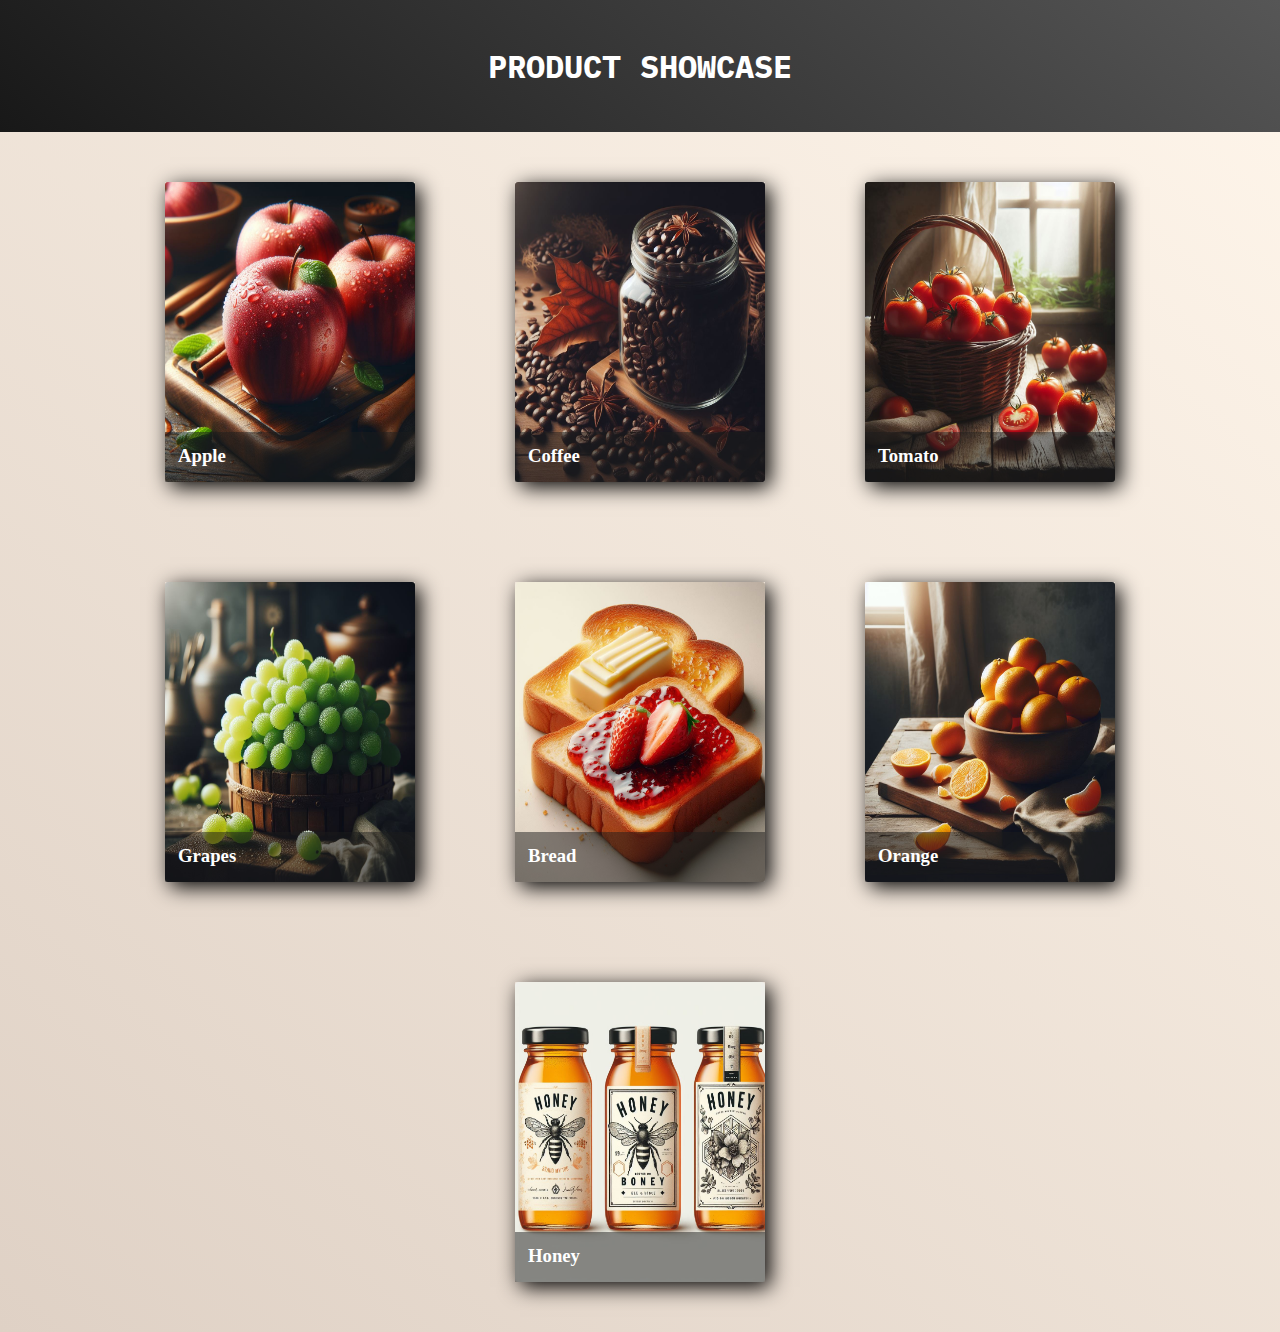
<file: index.html>
<!DOCTYPE html>
<html lang="en">

<head>
    <meta charset="UTF-8">
    <meta name="viewport" content="width=device-width, initial-scale=1.0">
    <link rel="stylesheet" href="styles.css">
    <link rel="preconnect" href="https://fonts.googleapis.com">
<link rel="preconnect" href="https://fonts.gstatic.com" crossorigin>
<link href="https://fonts.googleapis.com/css2?family=IBM+Plex+Mono:ital,wght@0,100;0,200;0,300;0,400;0,500;0,600;0,700;1,100;1,200;1,300;1,400;1,500;1,600;1,700&display=swap" rel="stylesheet">
    <title>Product Showcase</title>
</head>

<body>
    <header>
        <h1>PRODUCT SHOWCASE</h1>
        
    </header>
    <div class="container">
        <div class="card">
            <img src="apple.png" alt="Apple">
            <div class="content">
                <h3>Apple</h3>
                <p>
                    Fresh organic apples.
                </p>
            </div>
        </div>
        <div class="card">
            <img src="Cofee.png" alt="Coffee Beans">
            <div class="content">
                <h3>Coffee</h3>
                <p>
                    The berries harvested from species of Coffea plants.
                </p>
            </div>
        </div>
        <div class="card">
            <img src="Tomato.png" alt="Tomato">
            <div class="content">
                <h3>Tomato</h3>
                <p>
                    A juicy fruit, usually red, that looks like a big berry.
                </p>
            </div>
        </div>
        <div class="card">
            <img src="grapes.png" alt="Grapes">
            <div class="content">
                <h3>Grapes</h3>
                <p>
                    A grape is a fruit, botanically a berry.
                </p>
            </div>
        </div>
        <div class="card">
            <img src="Bread.png" alt="Bread">
            <div class="content">
                <h3>Bread</h3>
                <p>
                    Flour or meal that is moistened and sometimes fermented.
                </p>
            </div>
        </div>
        <div class="card">
            <img src="orange.png" alt="Orange">
            <div class="content">
                <h3>Orange</h3>
                <p>
                    Fruits with fragrant, leathery skin and juicy flesh.
                </p>
            </div>
        </div>
        <div class="card">
            <img src="Honey.png" alt="honey">
            <div class="content">
                <h3>Honey</h3>
                <p>
                    Pure organic honey harvested from local beehives.
                </p>
            </div>
        </div>
    </div>
</body>

</html>
</file>
<file: styles.css>
* {
    margin: 0px;
    padding: 0px;
    
}


body{
    background: linear-gradient(220.55deg, #FFF6EB 0%, #DFD1C5 100%);
}
header {
    display: flex; /* Add flexbox */
    justify-content: center; /* Center horizontally */
    align-items: center; /* Center vertically */
    color: white;
    text-align: center;
    background: linear-gradient(220.55deg, #565656 0%, #181818 100%);
    height: 100px;
    padding: 1rem;
    margin: 0;
    font-family: "IBM Plex Mono", monospace;

}

.container {
    display: flex;
    flex-wrap: wrap;
    justify-content: center;
}

.card {
    position: relative; /* Add relative positioning */
    text-align: left;
    height: 300px;
    margin: 50px;
    box-shadow: 5px 5px 20px black;
    overflow: hidden;
}

img {
    height: 300px;
    width: 250px;
    border-radius: 3px;
}

.content {
    height: 50px;
    width: 250px;
    padding: 3px;
    box-sizing: border-box;
    background: rgb(27, 27, 27, .5);
    color: rgb(255, 255, 255);
    transition: .5s;
    position: absolute;
    bottom: 0; 
    left: 0;
}

h3 {
    margin: 10px;
}

p {
    font-size: 20px;
    line-height: 1.5;
    margin: 10px;
    visibility: hidden;
    opacity: 0;
}

.card:hover {
    cursor: pointer;
}

.card:hover .content {
    height: 150px;
    width: 250px;
    background-color: rgba(0, 0, 0, 0.708);
}

.card:hover p {
    opacity: 1;
    visibility: visible;
}

.card:hover img {
    transform: scale(1.05);
    transition: transform 0.3s;
}
</file>
